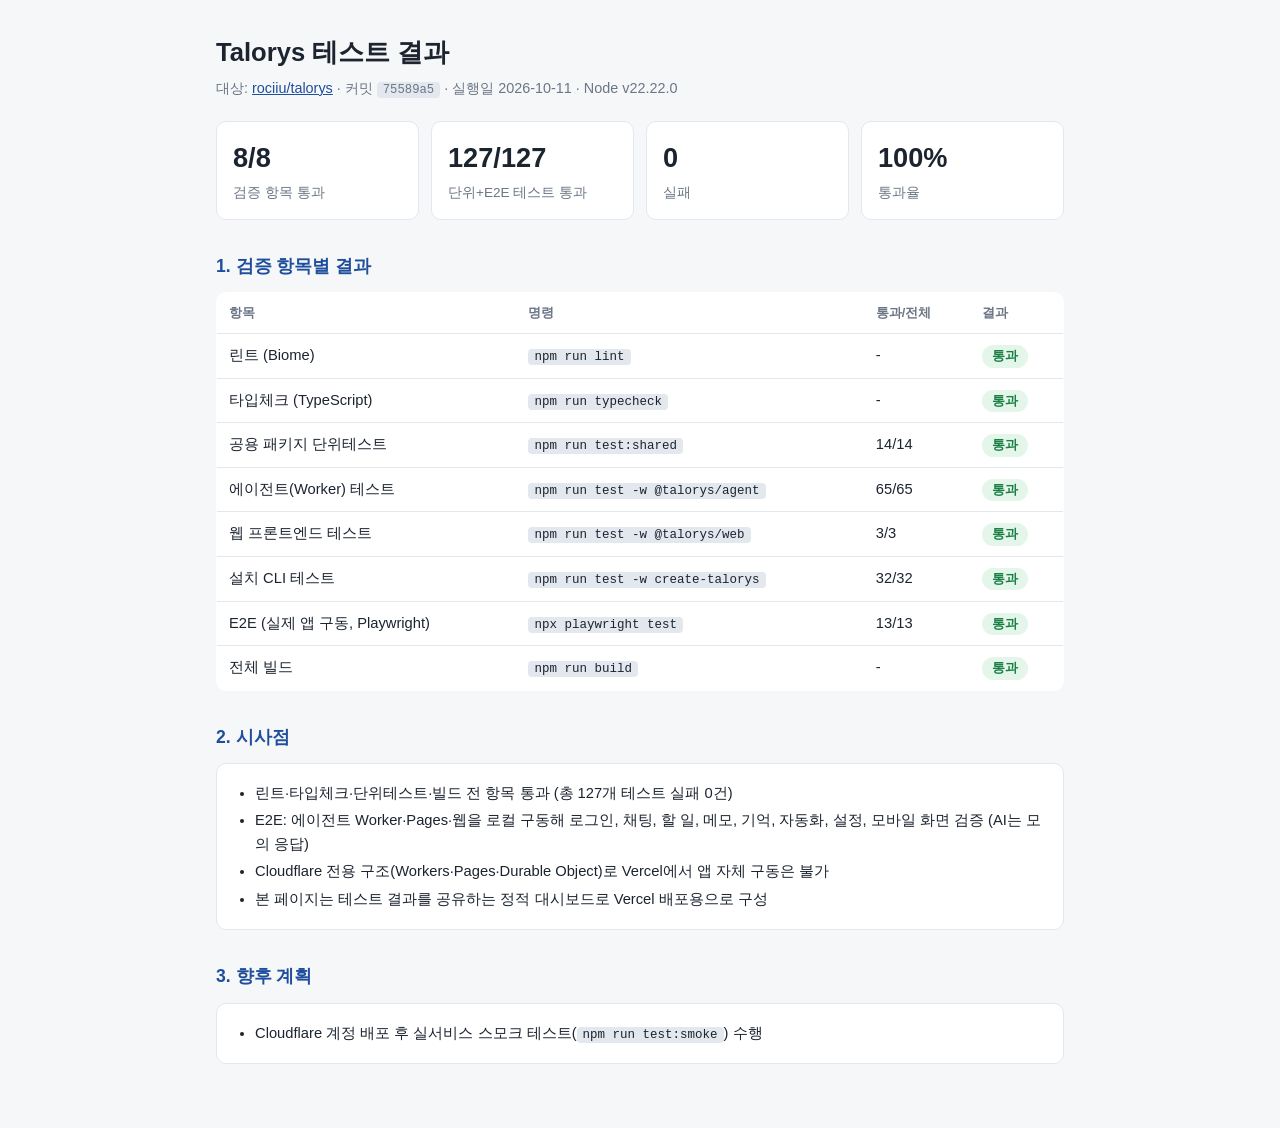
<file: index.html>
<!doctype html>
<html lang="ko">
<head>
<meta charset="utf-8">
<meta name="viewport" content="width=device-width, initial-scale=1">
<title>Talorys 테스트 결과</title>
<style>
  :root{--bg:#f6f7f9;--card:#fff;--text:#1c2430;--muted:#6b7686;--ok:#1a7f45;--okbg:#e4f5ea;--line:#e3e7ee;--accent:#1f4e9c}
  @media (prefers-color-scheme:dark){:root{--bg:#10151c;--card:#182029;--text:#e8edf3;--muted:#98a4b3;--ok:#4cc27d;--okbg:#17332360;--line:#263140;--accent:#7aa7ec}}
  *{box-sizing:border-box}
  body{margin:0;background:var(--bg);color:var(--text);font-family:-apple-system,"Apple SD Gothic Neo","Noto Sans KR","Malgun Gothic",sans-serif;line-height:1.6}
  main{max-width:880px;margin:0 auto;padding:32px 16px 64px}
  h1{font-size:1.6rem;margin:0 0 4px}
  h2{font-size:1.1rem;margin:32px 0 12px;color:var(--accent)}
  .sub{color:var(--muted);font-size:.9rem}
  .sub a{color:var(--accent)}
  .cards{display:grid;grid-template-columns:repeat(auto-fit,minmax(150px,1fr));gap:12px;margin-top:20px}
  .card{background:var(--card);border:1px solid var(--line);border-radius:10px;padding:14px 16px}
  .card b{display:block;font-size:1.7rem}
  .card span{color:var(--muted);font-size:.85rem}
  table{width:100%;border-collapse:collapse;background:var(--card);border:1px solid var(--line);border-radius:10px;overflow:hidden;font-size:.92rem}
  th,td{padding:10px 12px;text-align:left;border-bottom:1px solid var(--line)}
  th{color:var(--muted);font-weight:600;font-size:.8rem}
  tr:last-child td{border-bottom:0}
  .badge{display:inline-block;padding:1px 10px;border-radius:99px;background:var(--okbg);color:var(--ok);font-weight:700;font-size:.8rem}
  .bar{height:8px;border-radius:4px;background:var(--line);overflow:hidden;min-width:80px}
  .bar i{display:block;height:100%;background:var(--ok)}
  ul{padding-left:20px;margin:0}
  li{margin:4px 0}
  .note{background:var(--card);border:1px solid var(--line);border-radius:10px;padding:14px 18px;font-size:.92rem}
  code{background:var(--line);padding:1px 6px;border-radius:4px;font-size:.85em}
  @media (max-width:560px){.hide-sm{display:none}}
</style>
</head>
<body>
<main>
  <h1>Talorys 테스트 결과</h1>
  <div class="sub">대상: <a href="https://github.com/rociiu/talorys">rociiu/talorys</a> · 커밋 <code>75589a5</code> · 실행일 2026-10-11 · Node v22.22.0</div>

  <div class="cards" id="cards"></div>

  <h2>1. 검증 항목별 결과</h2>
  <table>
    <thead><tr><th>항목</th><th>명령</th><th class="hide-sm">통과/전체</th><th>결과</th></tr></thead>
    <tbody id="rows"></tbody>
  </table>

  <h2>2. 시사점</h2>
  <div class="note">
    <ul>
      <li>린트·타입체크·단위테스트·빌드 전 항목 통과 (총 127개 테스트 실패 0건)</li>
      <li>E2E: 에이전트 Worker·Pages·웹을 로컬 구동해 로그인, 채팅, 할 일, 메모, 기억, 자동화, 설정, 모바일 화면 검증 (AI는 모의 응답)</li>
      <li>Cloudflare 전용 구조(Workers·Pages·Durable Object)로 Vercel에서 앱 자체 구동은 불가</li>
      <li>본 페이지는 테스트 결과를 공유하는 정적 대시보드로 Vercel 배포용으로 구성</li>
    </ul>
  </div>

  <h2>3. 향후 계획</h2>
  <div class="note">
    <ul>
      <li>Cloudflare 계정 배포 후 실서비스 스모크 테스트(<code>npm run test:smoke</code>) 수행</li>
    </ul>
  </div>
</main>
<script>
  const results = [
    {name:"린트 (Biome)", cmd:"npm run lint", pass:null},
    {name:"타입체크 (TypeScript)", cmd:"npm run typecheck", pass:null},
    {name:"공용 패키지 단위테스트", cmd:"npm run test:shared", pass:14, total:14},
    {name:"에이전트(Worker) 테스트", cmd:"npm run test -w @talorys/agent", pass:65, total:65},
    {name:"웹 프론트엔드 테스트", cmd:"npm run test -w @talorys/web", pass:3, total:3},
    {name:"설치 CLI 테스트", cmd:"npm run test -w create-talorys", pass:32, total:32},
    {name:"E2E (실제 앱 구동, Playwright)", cmd:"npx playwright test", pass:13, total:13},
    {name:"전체 빌드", cmd:"npm run build", pass:null}
  ];
  const counted = results.filter(r => r.total);
  const pass = counted.reduce((a,r)=>a+r.pass,0), total = counted.reduce((a,r)=>a+r.total,0);
  document.getElementById("cards").innerHTML = [
    [results.length+"/"+results.length, "검증 항목 통과"],
    [pass+"/"+total, "단위+E2E 테스트 통과"],
    ["0", "실패"],
    ["100%", "통과율"]
  ].map(c=>`<div class="card"><b>${c[0]}</b><span>${c[1]}</span></div>`).join("");
  document.getElementById("rows").innerHTML = results.map(r=>{
    const cnt = r.total ? `${r.pass}/${r.total}` : "-";
    return `<tr><td>${r.name}</td><td><code>${r.cmd}</code></td><td class="hide-sm">${cnt}</td><td><span class="badge">통과</span></td></tr>`;
  }).join("");
</script>
</body>
</html>
</file>
